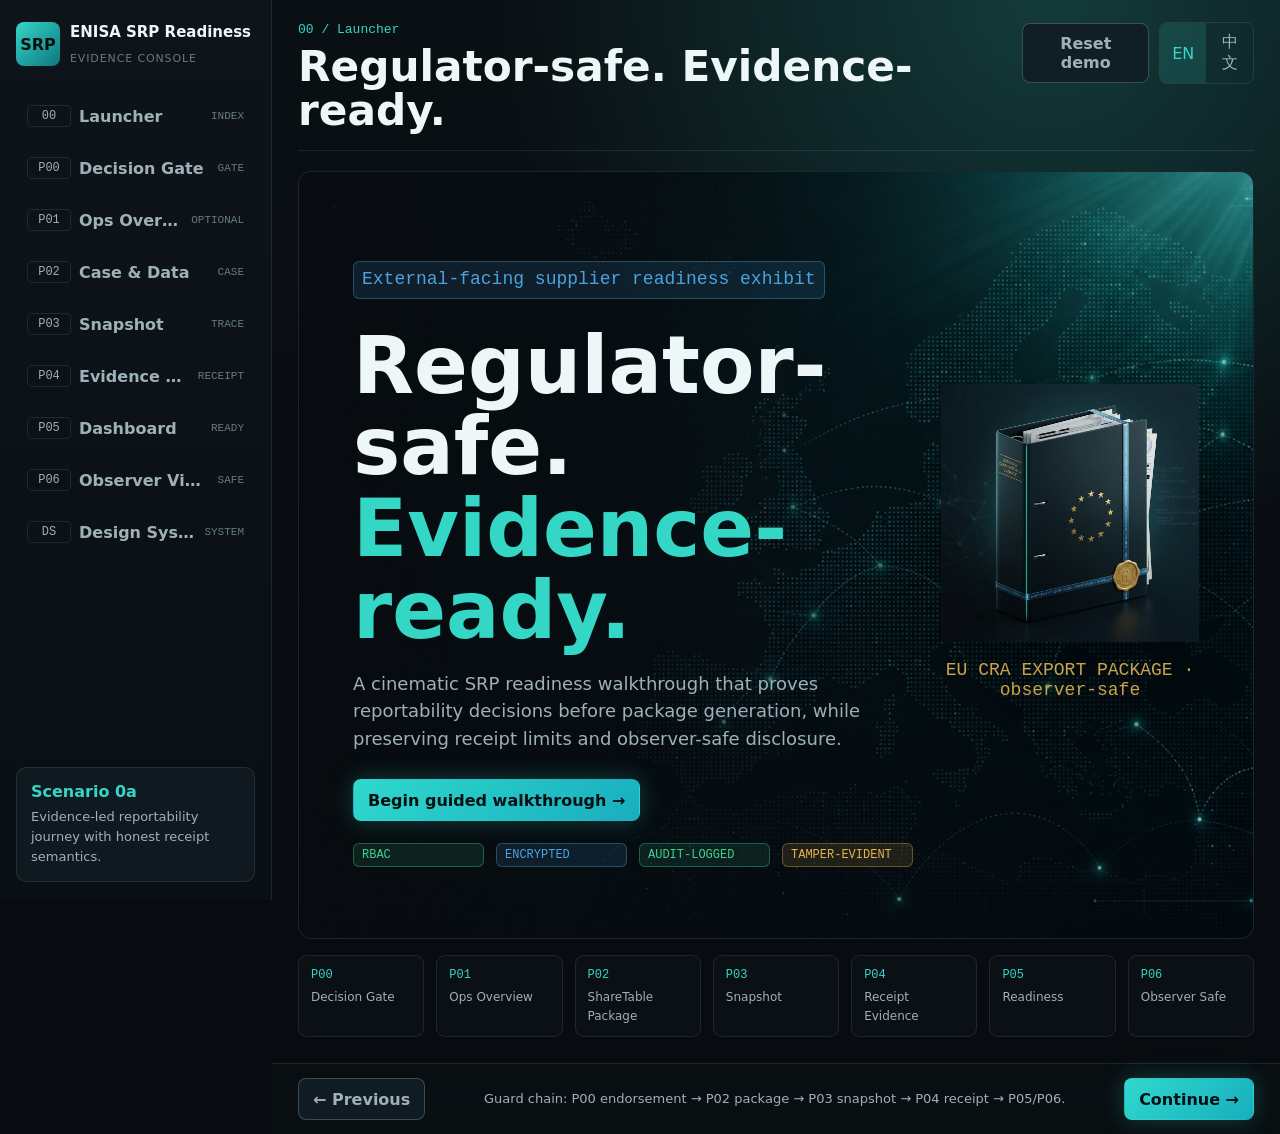
<file: index.html>
<!doctype html>
    <html lang="en" data-lang="en">
    <head>
      <meta charset="utf-8">
      <meta name="viewport" content="width=device-width, initial-scale=1">
      <title>Regulator-safe. Evidence-ready. · ENISA SRP Readiness</title>
      <link rel="stylesheet" href="css/tokens.css">
      <link rel="stylesheet" href="css/layout.css">
      <link rel="stylesheet" href="css/components.css">
      <link rel="stylesheet" href="css/screens.css">
    </head>
    <body data-page="index">
      <aside class="rail">
        <a class="brand" href="index.html"><span>SRP</span><strong>ENISA SRP Readiness</strong><em>EVIDENCE CONSOLE</em></a>
        <nav aria-label="Journey"><a class="rail-link" href="index.html"><span>00</span><b>Launcher</b><em>INDEX</em></a>
<a class="rail-link" href="p00-decision-gate.html"><span>P00</span><b>Decision Gate</b><em>GATE</em></a>
<a class="rail-link" href="workbench.html"><span>P01</span><b>Ops Overview</b><em>OPTIONAL</em></a>
<a class="rail-link" href="case-sharetable.html"><span>P02</span><b>Case & Data</b><em>CASE</em></a>
<a class="rail-link" href="submission-snapshot.html"><span>P03</span><b>Snapshot</b><em>TRACE</em></a>
<a class="rail-link" href="evidence-receipt.html"><span>P04</span><b>Evidence Receipt</b><em>RECEIPT</em></a>
<a class="rail-link" href="readiness-dashboard.html"><span>P05</span><b>Dashboard</b><em>READY</em></a>
<a class="rail-link" href="demo-observer.html"><span>P06</span><b>Observer View</b><em>SAFE</em></a>
<a class="rail-link" href="design-system.html"><span>DS</span><b>Design System</b><em>SYSTEM</em></a></nav>
        <section class="rail-card">
          <strong>Scenario 0a</strong>
          <p><span class="en">Evidence-led reportability journey with honest receipt semantics.</span><span class="cn">证据驱动的报送触发旅程，并保留诚实回执语义。</span></p>
        </section>
      </aside>
      <main class="app">
        <header class="topbar">
          <div>
            <p class="crumb">00 / Launcher</p>
            <h1><span class="en">Regulator-safe. Evidence-ready.</span><span class="cn">监管安全。证据就绪。</span></h1>
          </div>
          <div class="top-actions">
            <button class="btn ghost" type="button" data-reset-demo>Reset demo</button>
            <div class="segmented" aria-label="Language">
              <button type="button" data-lang-target="en">EN</button>
              <button type="button" data-lang-target="cn">中文</button>
            </div>
          </div>
        </header>
        <section class="hero hybrid-hero">
  <img class="hero-bg" src="assets/launcher-bg-plate.png" alt="">
  <div class="hero-copy">
    <p class="pill info">External-facing supplier readiness exhibit</p>
    <h1>Regulator-safe.<br><span class="accent">Evidence-ready.</span></h1>
    <p><span class="en">A cinematic SRP readiness walkthrough that proves reportability decisions before package generation, while preserving receipt limits and observer-safe disclosure.</span><span class="cn">一条电影化 SRP 准备度演示路径：先证明报送触发判断，再生成报送包，同时保留回执限制与观察者安全披露。</span></p>
    <a class="btn primary" href="p00-decision-gate.html">Begin guided walkthrough →</a>
    <div class="trust-chips">
      <span class="pill ok">RBAC</span><span class="pill info">ENCRYPTED</span><span class="pill ok">AUDIT-LOGGED</span><span class="pill warn">TAMPER-EVIDENT</span>
    </div>
  </div>
  <div class="hero-dossier">
    <img src="assets/dossier-seal.png" alt="Generated bitmap dossier seal for regulator-safe package">
    <p class="dossier-caption">EU CRA EXPORT PACKAGE · observer-safe</p>
  </div>
</section>
<section class="scenario-strip" aria-label="Scenario journey">
  <div class="scenario-card"><b>P00</b><span>Decision Gate</span></div>
  <div class="scenario-card"><b>P01</b><span>Ops Overview</span></div>
  <div class="scenario-card"><b>P02</b><span>ShareTable Package</span></div>
  <div class="scenario-card"><b>P03</b><span>Snapshot</span></div>
  <div class="scenario-card"><b>P04</b><span>Receipt Evidence</span></div>
  <div class="scenario-card"><b>P05</b><span>Readiness</span></div>
  <div class="scenario-card"><b>P06</b><span>Observer Safe</span></div>
</section>

      </main>
      <footer class="journey-footer">
        <a class="btn ghost" href="index.html">← Previous</a>
        <p data-footer-message><span class="en">Guard chain: P00 endorsement → P02 package → P03 snapshot → P04 receipt → P05/P06.</span><span class="cn">守卫链：P00 背书 → P02 报送包 → P03 快照 → P04 回执 → P05/P06。</span></p>
        <a class="btn primary" href="p00-decision-gate.html">Continue →</a>
      </footer>
      <div class="toast" data-toast role="status" aria-live="polite"></div>
      <script src="js/app-state.js"></script>
      <script src="js/interactions.js"></script>
    </body>
    </html>
</file>
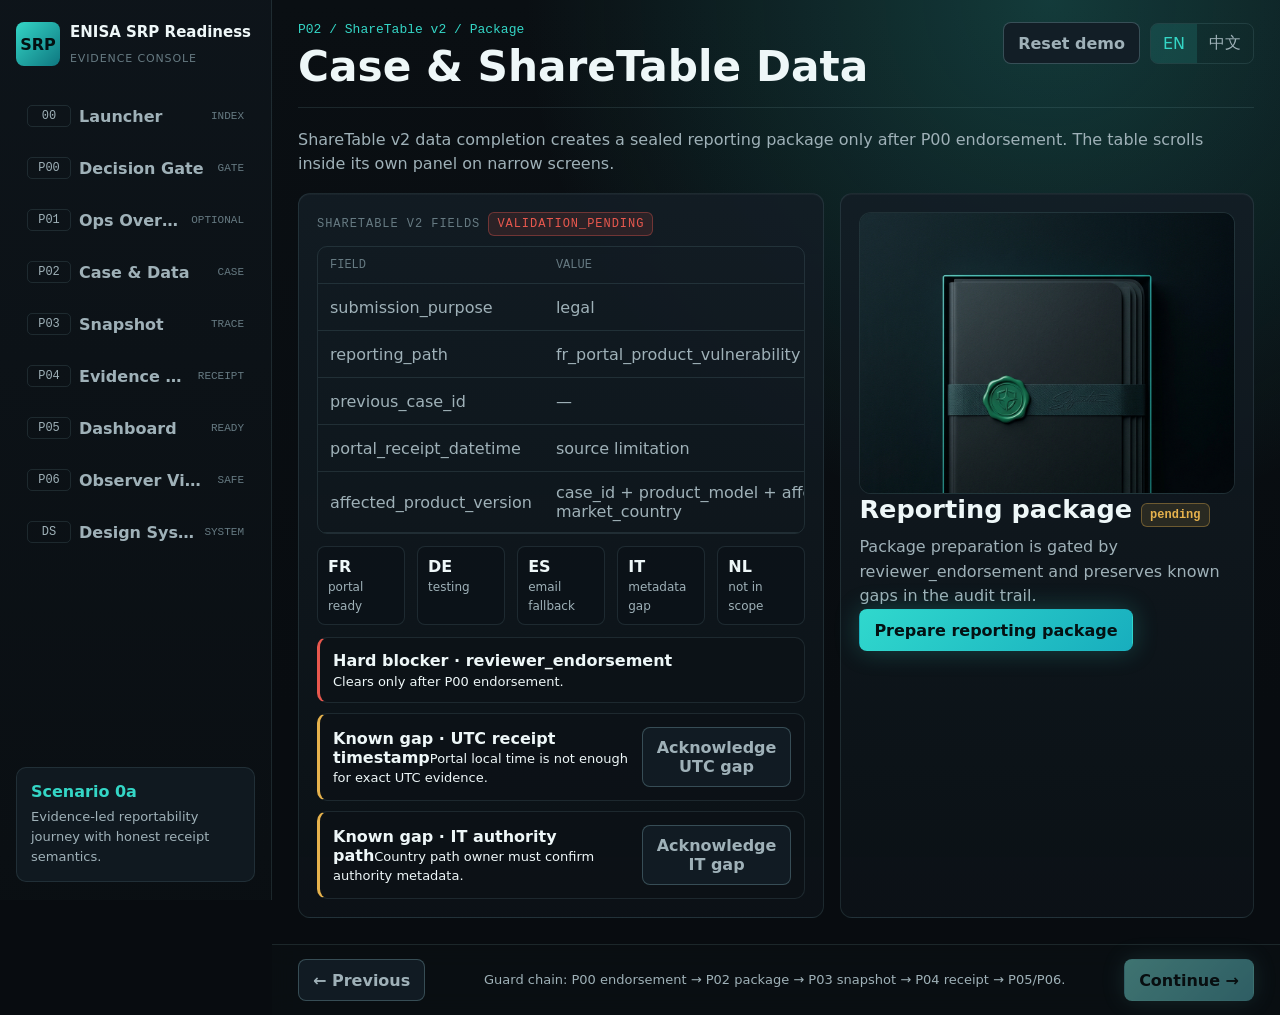
<file: case-sharetable.html>
<!doctype html>
    <html lang="en" data-lang="en">
    <head>
      <meta charset="utf-8">
      <meta name="viewport" content="width=device-width, initial-scale=1">
      <title>Case & ShareTable Data · ENISA SRP Readiness</title>
      <link rel="stylesheet" href="css/tokens.css">
      <link rel="stylesheet" href="css/layout.css">
      <link rel="stylesheet" href="css/components.css">
      <link rel="stylesheet" href="css/screens.css">
    </head>
    <body data-page="p02">
      <aside class="rail">
        <a class="brand" href="index.html"><span>SRP</span><strong>ENISA SRP Readiness</strong><em>EVIDENCE CONSOLE</em></a>
        <nav aria-label="Journey"><a class="rail-link" href="index.html"><span>00</span><b>Launcher</b><em>INDEX</em></a>
<a class="rail-link" href="p00-decision-gate.html"><span>P00</span><b>Decision Gate</b><em>GATE</em></a>
<a class="rail-link" href="workbench.html"><span>P01</span><b>Ops Overview</b><em>OPTIONAL</em></a>
<a class="rail-link" href="case-sharetable.html"><span>P02</span><b>Case & Data</b><em>CASE</em></a>
<a class="rail-link" href="submission-snapshot.html"><span>P03</span><b>Snapshot</b><em>TRACE</em></a>
<a class="rail-link" href="evidence-receipt.html"><span>P04</span><b>Evidence Receipt</b><em>RECEIPT</em></a>
<a class="rail-link" href="readiness-dashboard.html"><span>P05</span><b>Dashboard</b><em>READY</em></a>
<a class="rail-link" href="demo-observer.html"><span>P06</span><b>Observer View</b><em>SAFE</em></a>
<a class="rail-link" href="design-system.html"><span>DS</span><b>Design System</b><em>SYSTEM</em></a></nav>
        <section class="rail-card">
          <strong>Scenario 0a</strong>
          <p><span class="en">Evidence-led reportability journey with honest receipt semantics.</span><span class="cn">证据驱动的报送触发旅程，并保留诚实回执语义。</span></p>
        </section>
      </aside>
      <main class="app">
        <header class="topbar">
          <div>
            <p class="crumb">P02 / ShareTable v2 / Package</p>
            <h1><span class="en">Case & ShareTable Data</span><span class="cn">Case 与 ShareTable 数据</span></h1>
          </div>
          <div class="top-actions">
            <button class="btn ghost" type="button" data-reset-demo>Reset demo</button>
            <div class="segmented" aria-label="Language">
              <button type="button" data-lang-target="en">EN</button>
              <button type="button" data-lang-target="cn">中文</button>
            </div>
          </div>
        </header>
        <p class="page-note">ShareTable v2 data completion creates a sealed reporting package only after P00 endorsement. The table scrolls inside its own panel on narrow screens.</p>
<section class="grid two">
  <div class="panel">
    <div class="panel-label">ShareTable v2 fields <span data-validation-status class="pill danger">validation_pending</span></div>
    <div class="table-wrap"><table class="data-table"><thead><tr><th>Field</th><th>Value</th><th>Status</th></tr></thead><tbody>
      <tr><td>submission_purpose</td><td>legal</td><td><span class="pill ok">ready</span></td></tr>
      <tr><td>reporting_path</td><td>fr_portal_product_vulnerability</td><td><span class="pill ok">ready</span></td></tr>
      <tr><td>previous_case_id</td><td>—</td><td><span class="pill info">initial</span></td></tr>
      <tr><td>portal_receipt_datetime</td><td>source limitation</td><td><span data-gap-utc class="pill danger">gap_open</span></td></tr>
      <tr><td>affected_product_version</td><td>case_id + product_model + affected_version + market_country</td><td><span class="pill ok">child table</span></td></tr>
    </tbody></table></div>
    <div class="country-grid"><div class="country-chip"><b>FR</b><span>portal ready</span></div><div class="country-chip"><b>DE</b><span>testing</span></div><div class="country-chip"><b>ES</b><span>email fallback</span></div><div class="country-chip"><b>IT</b><span>metadata gap</span></div><div class="country-chip"><b>NL</b><span>not in scope</span></div></div>
    <div class="validation-grid">
      <div class="callout danger"><strong>Hard blocker · reviewer_endorsement</strong><span>Clears only after P00 endorsement.</span></div>
      <div class="callout warn ack-row"><div><strong>Known gap · UTC receipt timestamp</strong><span>Portal local time is not enough for exact UTC evidence.</span></div><button class="btn ghost" data-ack-gap="utc" type="button">Acknowledge UTC gap</button></div>
      <div class="callout warn ack-row"><div><strong>Known gap · IT authority path</strong><span>Country path owner must confirm authority metadata.</span></div><button class="btn ghost" data-ack-gap="it" type="button">Acknowledge IT gap</button></div>
    </div>
  </div>
  <aside class="panel">
    <div class="artifact-frame card-art"><img src="assets/sealed-package-card.png" alt="Generated bitmap of a sealed reporting package"></div>
    <h2>Reporting package <span data-package-status class="pill warn">pending</span></h2>
    <p>Package preparation is gated by reviewer_endorsement and preserves known gaps in the audit trail.</p>
    <button class="btn primary" type="button" data-prepare-package>Prepare reporting package</button>
  </aside>
</section>

      </main>
      <footer class="journey-footer">
        <a class="btn ghost" href="p00-decision-gate.html">← Previous</a>
        <p data-footer-message><span class="en">Guard chain: P00 endorsement → P02 package → P03 snapshot → P04 receipt → P05/P06.</span><span class="cn">守卫链：P00 背书 → P02 报送包 → P03 快照 → P04 回执 → P05/P06。</span></p>
        <a class="btn primary" href="submission-snapshot.html" data-requires="package">Continue →</a>
      </footer>
      <div class="toast" data-toast role="status" aria-live="polite"></div>
      <script src="js/app-state.js"></script>
      <script src="js/interactions.js"></script>
    </body>
    </html>
</file>
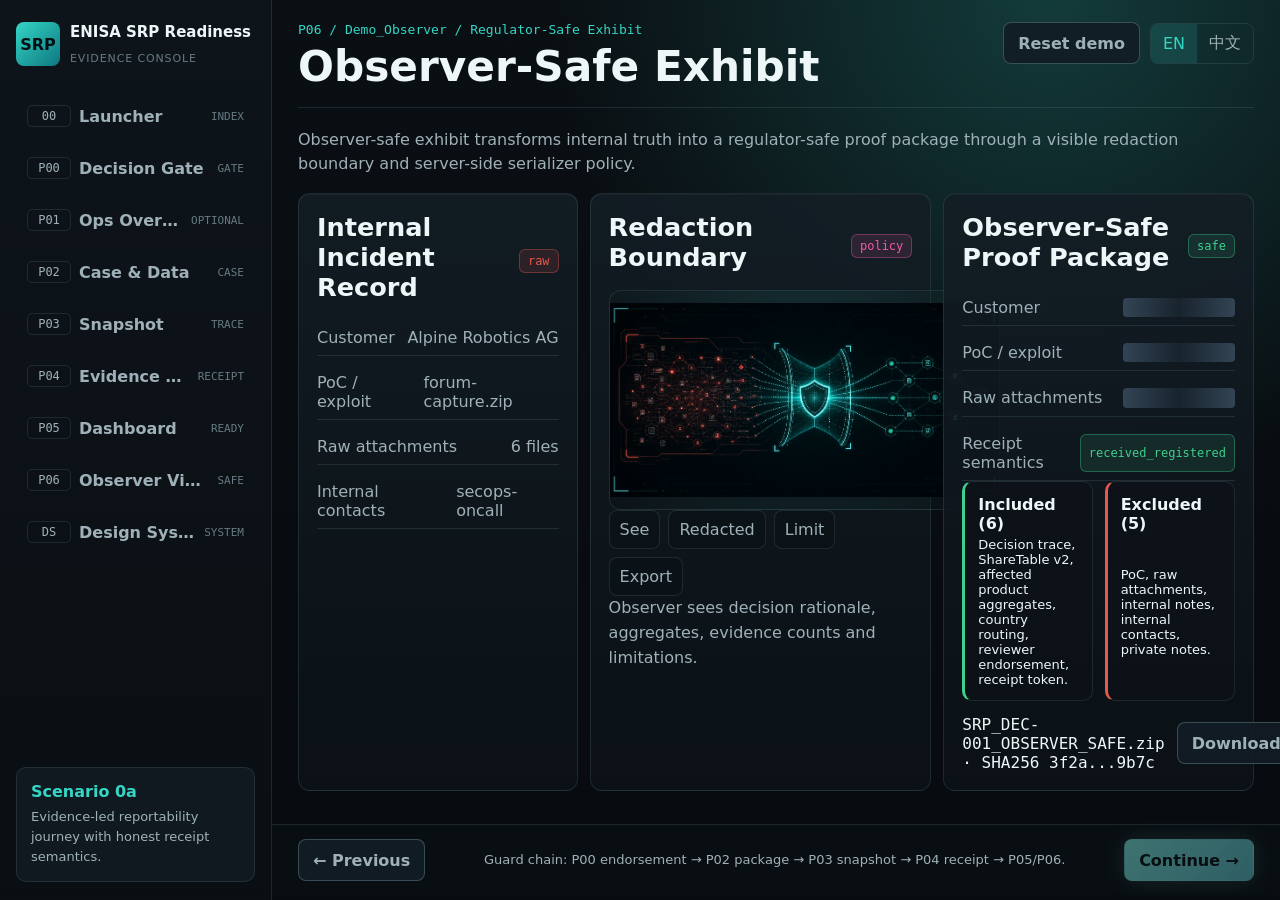
<file: demo-observer.html>
<!doctype html>
    <html lang="en" data-lang="en">
    <head>
      <meta charset="utf-8">
      <meta name="viewport" content="width=device-width, initial-scale=1">
      <title>Observer-Safe Exhibit · ENISA SRP Readiness</title>
      <link rel="stylesheet" href="css/tokens.css">
      <link rel="stylesheet" href="css/layout.css">
      <link rel="stylesheet" href="css/components.css">
      <link rel="stylesheet" href="css/screens.css">
    </head>
    <body data-page="p06">
      <aside class="rail">
        <a class="brand" href="index.html"><span>SRP</span><strong>ENISA SRP Readiness</strong><em>EVIDENCE CONSOLE</em></a>
        <nav aria-label="Journey"><a class="rail-link" href="index.html"><span>00</span><b>Launcher</b><em>INDEX</em></a>
<a class="rail-link" href="p00-decision-gate.html"><span>P00</span><b>Decision Gate</b><em>GATE</em></a>
<a class="rail-link" href="workbench.html"><span>P01</span><b>Ops Overview</b><em>OPTIONAL</em></a>
<a class="rail-link" href="case-sharetable.html"><span>P02</span><b>Case & Data</b><em>CASE</em></a>
<a class="rail-link" href="submission-snapshot.html"><span>P03</span><b>Snapshot</b><em>TRACE</em></a>
<a class="rail-link" href="evidence-receipt.html"><span>P04</span><b>Evidence Receipt</b><em>RECEIPT</em></a>
<a class="rail-link" href="readiness-dashboard.html"><span>P05</span><b>Dashboard</b><em>READY</em></a>
<a class="rail-link" href="demo-observer.html"><span>P06</span><b>Observer View</b><em>SAFE</em></a>
<a class="rail-link" href="design-system.html"><span>DS</span><b>Design System</b><em>SYSTEM</em></a></nav>
        <section class="rail-card">
          <strong>Scenario 0a</strong>
          <p><span class="en">Evidence-led reportability journey with honest receipt semantics.</span><span class="cn">证据驱动的报送触发旅程，并保留诚实回执语义。</span></p>
        </section>
      </aside>
      <main class="app">
        <header class="topbar">
          <div>
            <p class="crumb">P06 / Demo_Observer / Regulator-Safe Exhibit</p>
            <h1><span class="en">Observer-Safe Exhibit</span><span class="cn">观察者安全展示</span></h1>
          </div>
          <div class="top-actions">
            <button class="btn ghost" type="button" data-reset-demo>Reset demo</button>
            <div class="segmented" aria-label="Language">
              <button type="button" data-lang-target="en">EN</button>
              <button type="button" data-lang-target="cn">中文</button>
            </div>
          </div>
        </header>
        <p class="page-note">Observer-safe exhibit transforms internal truth into a regulator-safe proof package through a visible redaction boundary and server-side serializer policy.</p>
<section class="observer-columns">
  <div class="panel zone"><div class="zone-title"><h2>Internal Incident Record</h2><span class="pill danger">raw</span></div><div class="list"><div class="list-row"><span>Customer</span><span>Alpine Robotics AG</span></div><div class="list-row"><span>PoC / exploit</span><span>forum-capture.zip</span></div><div class="list-row"><span>Raw attachments</span><span>6 files</span></div><div class="list-row"><span>Internal contacts</span><span>secops-oncall</span></div></div></div>
  <div class="panel zone"><div class="zone-title"><h2>Redaction Boundary</h2><span class="pill redact">policy</span></div><div class="artifact-frame large-art"><img src="assets/redaction-boundary.png" alt="Generated bitmap redaction boundary from internal data to observer-safe proof"></div><div class="state-options"><button data-observer-step="see" data-copy="Observer sees decision rationale, aggregates, evidence counts and limitations.">See</button><button data-observer-step="redacted" data-copy="Sensitive fields are removed server-side before export.">Redacted</button><button data-observer-step="limit" data-copy="received_registered is registration only, not legal acceptance.">Limit</button><button data-observer-step="export" data-copy="Regulator-safe package excludes raw operational material.">Export</button></div><p data-observer-detail>Observer sees decision rationale, aggregates, evidence counts and limitations.</p></div>
  <div class="panel zone"><div class="zone-title"><h2>Observer-Safe Proof Package</h2><span class="pill ok">safe</span></div><div class="list"><div class="list-row"><span>Customer</span><span class="redacted" data-reveal="Customer masked"></span></div><div class="list-row"><span>PoC / exploit</span><span class="redacted" data-reveal="PoC omitted"></span></div><div class="list-row"><span>Raw attachments</span><span class="redacted" data-reveal="Attachments omitted"></span></div><div class="list-row"><span>Receipt semantics</span><span class="pill ok">received_registered</span></div></div><div class="include-exclude"><div class="callout ok"><strong>Included (6)</strong><span>Decision trace, ShareTable v2, affected product aggregates, country routing, reviewer endorsement, receipt token.</span></div><div class="callout danger"><strong>Excluded (5)</strong><span>PoC, raw attachments, internal notes, internal contacts, private notes.</span></div></div><div class="manifest-row"><span class="mono">SRP_DEC-001_OBSERVER_SAFE.zip · SHA256 3f2a...9b7c</span><a class="btn ghost" href="#">Download</a></div></div>
</section>

      </main>
      <footer class="journey-footer">
        <a class="btn ghost" href="readiness-dashboard.html">← Previous</a>
        <p data-footer-message><span class="en">Guard chain: P00 endorsement → P02 package → P03 snapshot → P04 receipt → P05/P06.</span><span class="cn">守卫链：P00 背书 → P02 报送包 → P03 快照 → P04 回执 → P05/P06。</span></p>
        <a class="btn primary" href="design-system.html" data-requires="receipt">Continue →</a>
      </footer>
      <div class="toast" data-toast role="status" aria-live="polite"></div>
      <script src="js/app-state.js"></script>
      <script src="js/interactions.js"></script>
    </body>
    </html>
</file>
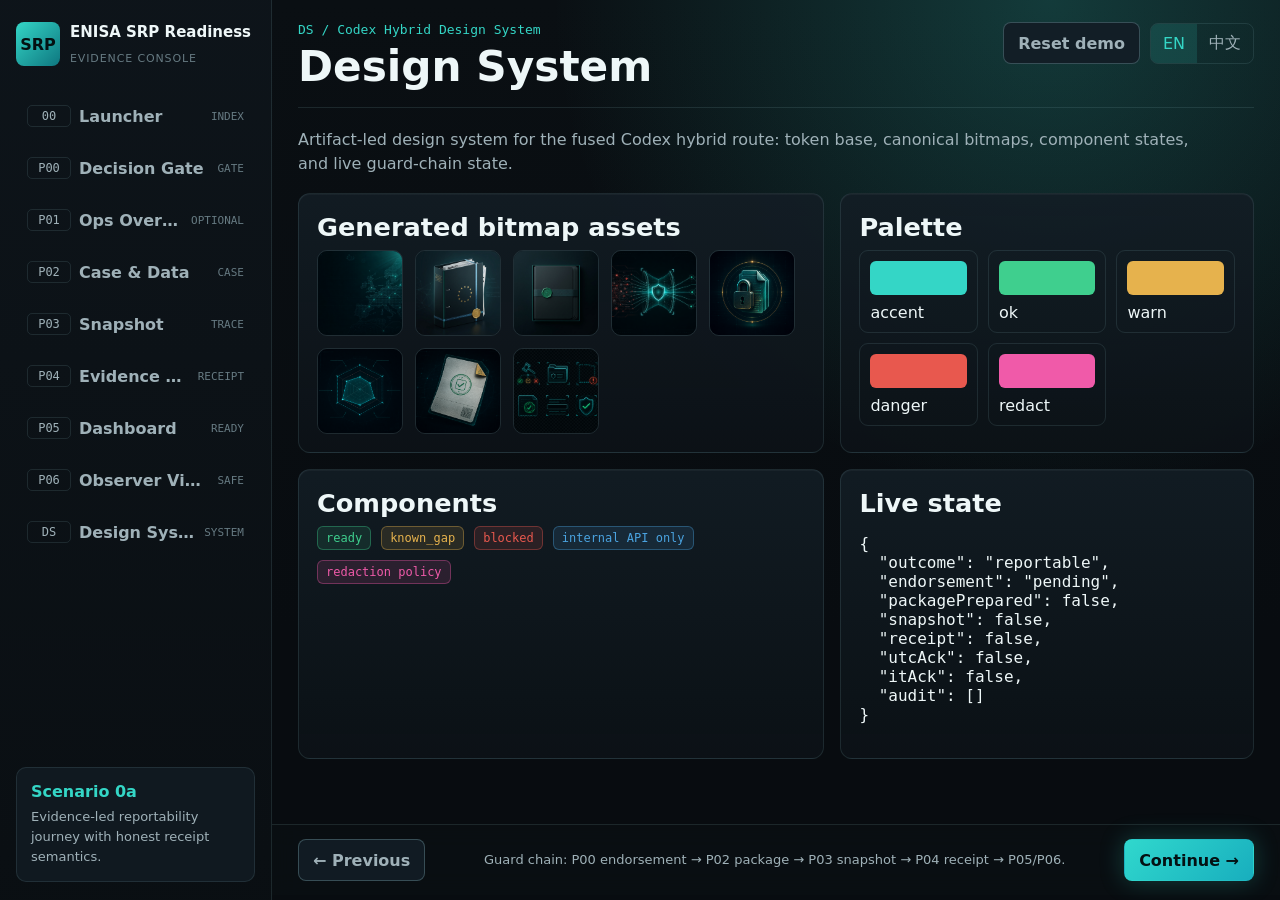
<file: design-system.html>
<!doctype html>
    <html lang="en" data-lang="en">
    <head>
      <meta charset="utf-8">
      <meta name="viewport" content="width=device-width, initial-scale=1">
      <title>Design System · ENISA SRP Readiness</title>
      <link rel="stylesheet" href="css/tokens.css">
      <link rel="stylesheet" href="css/layout.css">
      <link rel="stylesheet" href="css/components.css">
      <link rel="stylesheet" href="css/screens.css">
    </head>
    <body data-page="ds">
      <aside class="rail">
        <a class="brand" href="index.html"><span>SRP</span><strong>ENISA SRP Readiness</strong><em>EVIDENCE CONSOLE</em></a>
        <nav aria-label="Journey"><a class="rail-link" href="index.html"><span>00</span><b>Launcher</b><em>INDEX</em></a>
<a class="rail-link" href="p00-decision-gate.html"><span>P00</span><b>Decision Gate</b><em>GATE</em></a>
<a class="rail-link" href="workbench.html"><span>P01</span><b>Ops Overview</b><em>OPTIONAL</em></a>
<a class="rail-link" href="case-sharetable.html"><span>P02</span><b>Case & Data</b><em>CASE</em></a>
<a class="rail-link" href="submission-snapshot.html"><span>P03</span><b>Snapshot</b><em>TRACE</em></a>
<a class="rail-link" href="evidence-receipt.html"><span>P04</span><b>Evidence Receipt</b><em>RECEIPT</em></a>
<a class="rail-link" href="readiness-dashboard.html"><span>P05</span><b>Dashboard</b><em>READY</em></a>
<a class="rail-link" href="demo-observer.html"><span>P06</span><b>Observer View</b><em>SAFE</em></a>
<a class="rail-link" href="design-system.html"><span>DS</span><b>Design System</b><em>SYSTEM</em></a></nav>
        <section class="rail-card">
          <strong>Scenario 0a</strong>
          <p><span class="en">Evidence-led reportability journey with honest receipt semantics.</span><span class="cn">证据驱动的报送触发旅程，并保留诚实回执语义。</span></p>
        </section>
      </aside>
      <main class="app">
        <header class="topbar">
          <div>
            <p class="crumb">DS / Codex Hybrid Design System</p>
            <h1><span class="en">Design System</span><span class="cn">设计系统</span></h1>
          </div>
          <div class="top-actions">
            <button class="btn ghost" type="button" data-reset-demo>Reset demo</button>
            <div class="segmented" aria-label="Language">
              <button type="button" data-lang-target="en">EN</button>
              <button type="button" data-lang-target="cn">中文</button>
            </div>
          </div>
        </header>
        <p class="page-note">Artifact-led design system for the fused Codex hybrid route: token base, canonical bitmaps, component states, and live guard-chain state.</p>
<section class="grid two">
  <div class="panel"><h2>Generated bitmap assets</h2><div class="asset-strip"><img src="assets/launcher-bg-plate.png" alt=""><img src="assets/dossier-seal.png" alt=""><img src="assets/sealed-package-card.png" alt=""><img src="assets/redaction-boundary.png" alt=""><img src="assets/snapshot-lock.png" alt=""><img src="assets/readiness-radar.png" alt=""><img src="assets/receipt-semantics-card.png" alt=""><img src="assets/shared-status-icons.png" alt=""></div></div>
  <div class="panel"><h2>Palette</h2><div class="swatches"><div class="swatch"><i style="background:var(--accent)"></i>accent</div><div class="swatch"><i style="background:var(--ok)"></i>ok</div><div class="swatch"><i style="background:var(--warn)"></i>warn</div><div class="swatch"><i style="background:var(--danger)"></i>danger</div><div class="swatch"><i style="background:var(--redact)"></i>redact</div></div></div>
</section>
<section class="grid two" style="margin-top:16px"><div class="panel"><h2>Components</h2><div class="component-row"><span class="pill ok">ready</span><span class="pill warn">known_gap</span><span class="pill danger">blocked</span><span class="pill info">internal API only</span><span class="pill redact">redaction policy</span></div></div><div class="panel"><h2>Live state</h2><pre class="mono" data-action-state>{}</pre></div></section>

      </main>
      <footer class="journey-footer">
        <a class="btn ghost" href="demo-observer.html">← Previous</a>
        <p data-footer-message><span class="en">Guard chain: P00 endorsement → P02 package → P03 snapshot → P04 receipt → P05/P06.</span><span class="cn">守卫链：P00 背书 → P02 报送包 → P03 快照 → P04 回执 → P05/P06。</span></p>
        <a class="btn primary" href="index.html">Continue →</a>
      </footer>
      <div class="toast" data-toast role="status" aria-live="polite"></div>
      <script src="js/app-state.js"></script>
      <script src="js/interactions.js"></script>
    </body>
    </html>
</file>
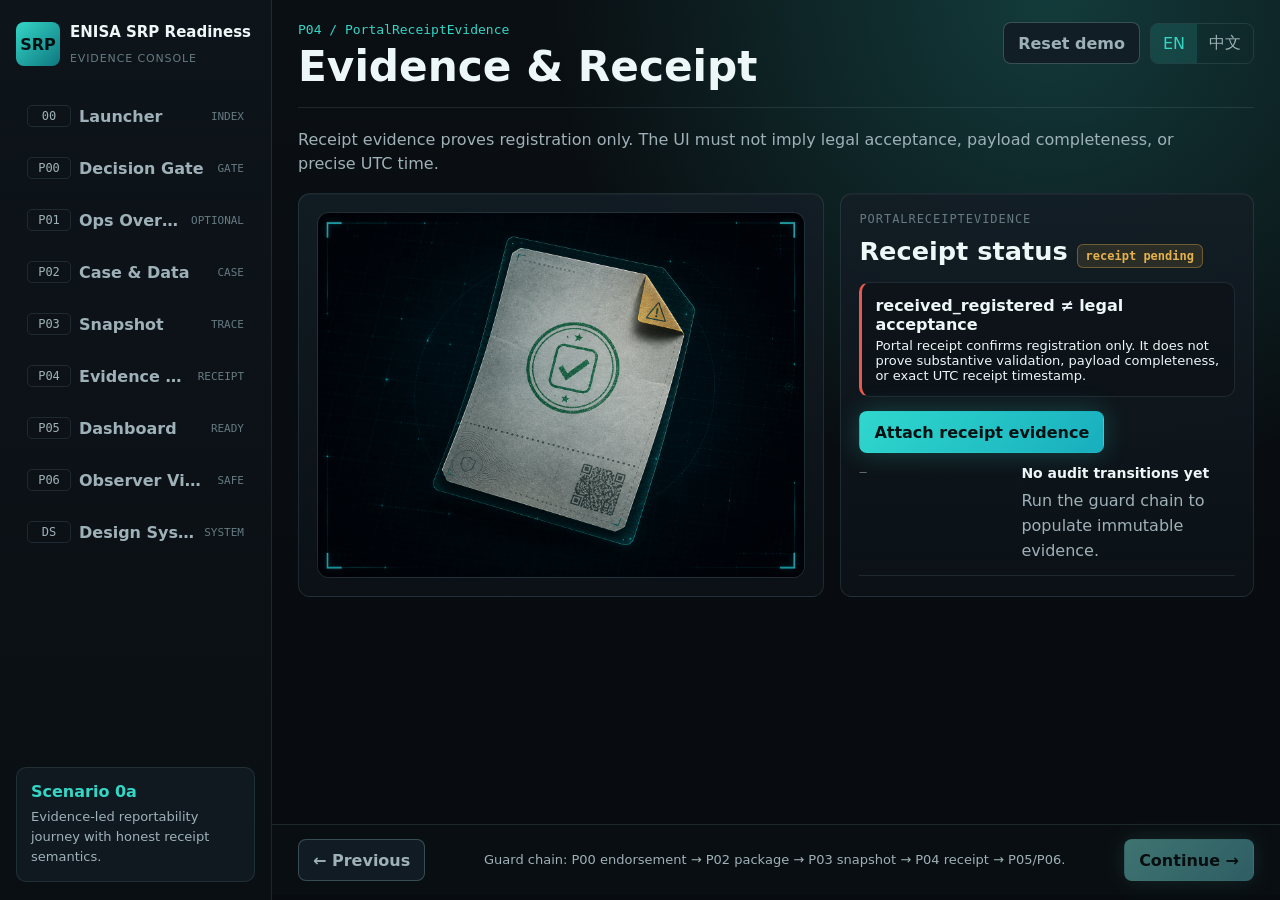
<file: evidence-receipt.html>
<!doctype html>
    <html lang="en" data-lang="en">
    <head>
      <meta charset="utf-8">
      <meta name="viewport" content="width=device-width, initial-scale=1">
      <title>Evidence & Receipt · ENISA SRP Readiness</title>
      <link rel="stylesheet" href="css/tokens.css">
      <link rel="stylesheet" href="css/layout.css">
      <link rel="stylesheet" href="css/components.css">
      <link rel="stylesheet" href="css/screens.css">
    </head>
    <body data-page="p04">
      <aside class="rail">
        <a class="brand" href="index.html"><span>SRP</span><strong>ENISA SRP Readiness</strong><em>EVIDENCE CONSOLE</em></a>
        <nav aria-label="Journey"><a class="rail-link" href="index.html"><span>00</span><b>Launcher</b><em>INDEX</em></a>
<a class="rail-link" href="p00-decision-gate.html"><span>P00</span><b>Decision Gate</b><em>GATE</em></a>
<a class="rail-link" href="workbench.html"><span>P01</span><b>Ops Overview</b><em>OPTIONAL</em></a>
<a class="rail-link" href="case-sharetable.html"><span>P02</span><b>Case & Data</b><em>CASE</em></a>
<a class="rail-link" href="submission-snapshot.html"><span>P03</span><b>Snapshot</b><em>TRACE</em></a>
<a class="rail-link" href="evidence-receipt.html"><span>P04</span><b>Evidence Receipt</b><em>RECEIPT</em></a>
<a class="rail-link" href="readiness-dashboard.html"><span>P05</span><b>Dashboard</b><em>READY</em></a>
<a class="rail-link" href="demo-observer.html"><span>P06</span><b>Observer View</b><em>SAFE</em></a>
<a class="rail-link" href="design-system.html"><span>DS</span><b>Design System</b><em>SYSTEM</em></a></nav>
        <section class="rail-card">
          <strong>Scenario 0a</strong>
          <p><span class="en">Evidence-led reportability journey with honest receipt semantics.</span><span class="cn">证据驱动的报送触发旅程，并保留诚实回执语义。</span></p>
        </section>
      </aside>
      <main class="app">
        <header class="topbar">
          <div>
            <p class="crumb">P04 / PortalReceiptEvidence</p>
            <h1><span class="en">Evidence & Receipt</span><span class="cn">证据与回执</span></h1>
          </div>
          <div class="top-actions">
            <button class="btn ghost" type="button" data-reset-demo>Reset demo</button>
            <div class="segmented" aria-label="Language">
              <button type="button" data-lang-target="en">EN</button>
              <button type="button" data-lang-target="cn">中文</button>
            </div>
          </div>
        </header>
        <p class="page-note">Receipt evidence proves registration only. The UI must not imply legal acceptance, payload completeness, or precise UTC time.</p>
<section class="grid two">
  <div class="panel"><div class="artifact-frame card-art"><img src="assets/receipt-semantics-card.png" alt="Generated bitmap of portal receipt semantics card"></div></div>
  <div class="panel"><div class="panel-label">PortalReceiptEvidence</div><h2>Receipt status <span data-receipt-status class="pill warn">pending</span></h2><div class="callout danger receipt-banner"><strong>received_registered ≠ legal acceptance</strong><span>Portal receipt confirms registration only. It does not prove substantive validation, payload completeness, or exact UTC receipt timestamp.</span></div><button class="btn primary" data-attach-receipt type="button">Attach receipt evidence</button><div class="timeline" data-audit-list></div></div>
</section>

      </main>
      <footer class="journey-footer">
        <a class="btn ghost" href="submission-snapshot.html">← Previous</a>
        <p data-footer-message><span class="en">Guard chain: P00 endorsement → P02 package → P03 snapshot → P04 receipt → P05/P06.</span><span class="cn">守卫链：P00 背书 → P02 报送包 → P03 快照 → P04 回执 → P05/P06。</span></p>
        <a class="btn primary" href="readiness-dashboard.html" data-requires="receipt">Continue →</a>
      </footer>
      <div class="toast" data-toast role="status" aria-live="polite"></div>
      <script src="js/app-state.js"></script>
      <script src="js/interactions.js"></script>
    </body>
    </html>
</file>
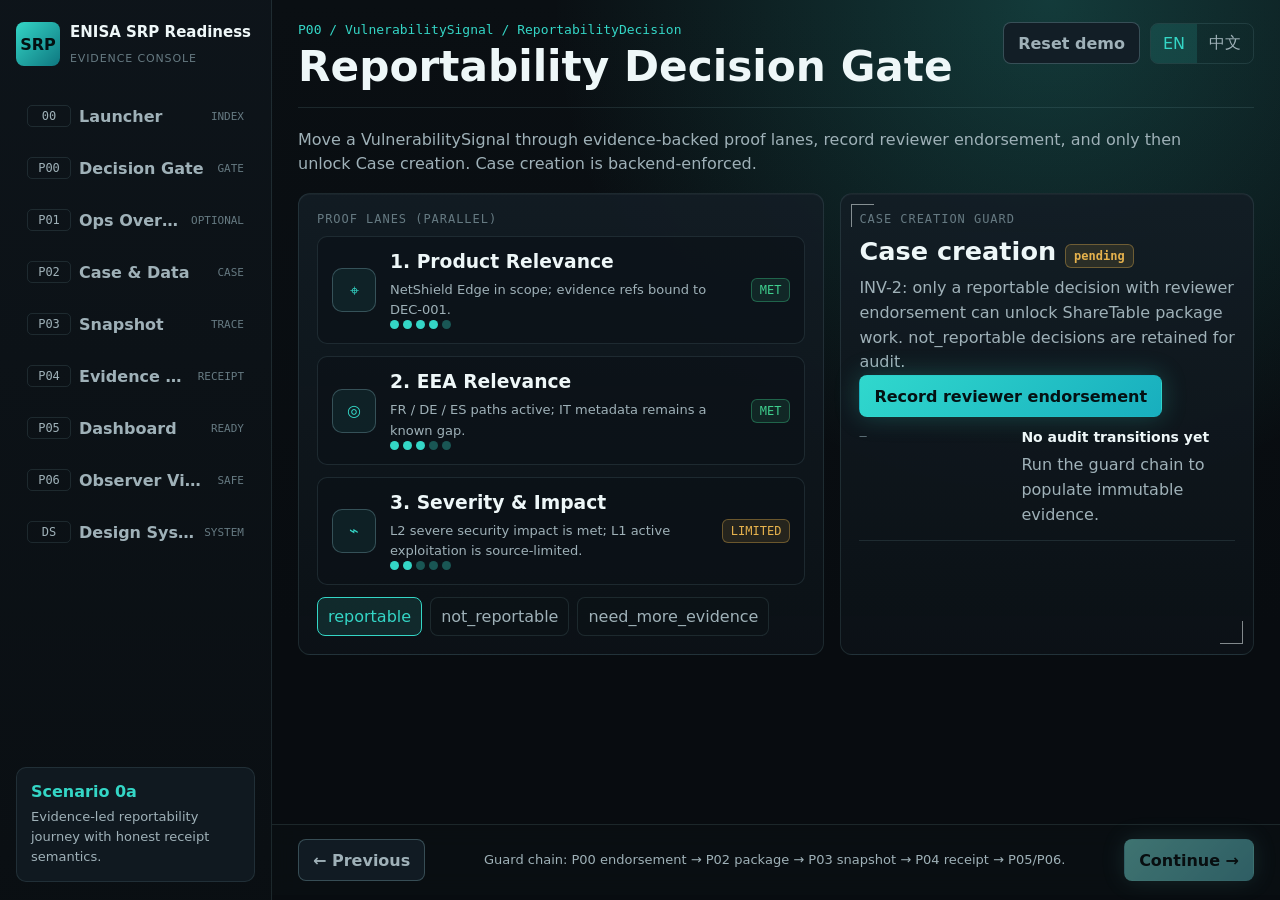
<file: p00-decision-gate.html>
<!doctype html>
    <html lang="en" data-lang="en">
    <head>
      <meta charset="utf-8">
      <meta name="viewport" content="width=device-width, initial-scale=1">
      <title>Reportability Decision Gate · ENISA SRP Readiness</title>
      <link rel="stylesheet" href="css/tokens.css">
      <link rel="stylesheet" href="css/layout.css">
      <link rel="stylesheet" href="css/components.css">
      <link rel="stylesheet" href="css/screens.css">
    </head>
    <body data-page="p00">
      <aside class="rail">
        <a class="brand" href="index.html"><span>SRP</span><strong>ENISA SRP Readiness</strong><em>EVIDENCE CONSOLE</em></a>
        <nav aria-label="Journey"><a class="rail-link" href="index.html"><span>00</span><b>Launcher</b><em>INDEX</em></a>
<a class="rail-link" href="p00-decision-gate.html"><span>P00</span><b>Decision Gate</b><em>GATE</em></a>
<a class="rail-link" href="workbench.html"><span>P01</span><b>Ops Overview</b><em>OPTIONAL</em></a>
<a class="rail-link" href="case-sharetable.html"><span>P02</span><b>Case & Data</b><em>CASE</em></a>
<a class="rail-link" href="submission-snapshot.html"><span>P03</span><b>Snapshot</b><em>TRACE</em></a>
<a class="rail-link" href="evidence-receipt.html"><span>P04</span><b>Evidence Receipt</b><em>RECEIPT</em></a>
<a class="rail-link" href="readiness-dashboard.html"><span>P05</span><b>Dashboard</b><em>READY</em></a>
<a class="rail-link" href="demo-observer.html"><span>P06</span><b>Observer View</b><em>SAFE</em></a>
<a class="rail-link" href="design-system.html"><span>DS</span><b>Design System</b><em>SYSTEM</em></a></nav>
        <section class="rail-card">
          <strong>Scenario 0a</strong>
          <p><span class="en">Evidence-led reportability journey with honest receipt semantics.</span><span class="cn">证据驱动的报送触发旅程，并保留诚实回执语义。</span></p>
        </section>
      </aside>
      <main class="app">
        <header class="topbar">
          <div>
            <p class="crumb">P00 / VulnerabilitySignal / ReportabilityDecision</p>
            <h1><span class="en">Reportability Decision Gate</span><span class="cn">报送触发判断门</span></h1>
          </div>
          <div class="top-actions">
            <button class="btn ghost" type="button" data-reset-demo>Reset demo</button>
            <div class="segmented" aria-label="Language">
              <button type="button" data-lang-target="en">EN</button>
              <button type="button" data-lang-target="cn">中文</button>
            </div>
          </div>
        </header>
        <p class="page-note">Move a VulnerabilitySignal through evidence-backed proof lanes, record reviewer endorsement, and only then unlock Case creation. Case creation is backend-enforced.</p>
<section class="grid two p00-grid">
  <div class="panel">
    <div class="panel-label">Proof lanes (parallel)</div>
    <div class="lane"><div class="lane-icon">⌖</div><div><h3>1. Product Relevance</h3><p>NetShield Edge in scope; evidence refs bound to DEC-001.</p><div class="reliability"><i class="on"></i><i class="on"></i><i class="on"></i><i class="on"></i><i></i></div></div><span class="pill ok">MET</span></div>
    <div class="lane"><div class="lane-icon">◎</div><div><h3>2. EEA Relevance</h3><p>FR / DE / ES paths active; IT metadata remains a known gap.</p><div class="reliability"><i class="on"></i><i class="on"></i><i class="on"></i><i></i><i></i></div></div><span class="pill ok">MET</span></div>
    <div class="lane"><div class="lane-icon">⌁</div><div><h3>3. Severity & Impact</h3><p>L2 severe security impact is met; L1 active exploitation is source-limited.</p><div class="reliability"><i class="on"></i><i class="on"></i><i></i><i></i><i></i></div></div><span class="pill warn">LIMITED</span></div>
    <div class="state-options"><button class="active" data-state-option="reportable">reportable</button><button data-state-option="not_reportable">not_reportable</button><button data-state-option="need_more_evidence">need_more_evidence</button></div>
  </div>
  <aside class="panel corner">
    <div class="panel-label">Case creation guard</div>
    <h2>Case creation <span data-endorsement-status class="pill warn">pending</span></h2>
    <p>INV-2: only a reportable decision with reviewer endorsement can unlock ShareTable package work. not_reportable decisions are retained for audit.</p>
    <button class="btn primary" data-endorse type="button">Record reviewer endorsement</button>
    <div class="audit" data-audit-list></div>
  </aside>
</section>

      </main>
      <footer class="journey-footer">
        <a class="btn ghost" href="index.html">← Previous</a>
        <p data-footer-message><span class="en">Guard chain: P00 endorsement → P02 package → P03 snapshot → P04 receipt → P05/P06.</span><span class="cn">守卫链：P00 背书 → P02 报送包 → P03 快照 → P04 回执 → P05/P06。</span></p>
        <a class="btn primary" href="case-sharetable.html" data-requires="endorsement">Continue →</a>
      </footer>
      <div class="toast" data-toast role="status" aria-live="polite"></div>
      <script src="js/app-state.js"></script>
      <script src="js/interactions.js"></script>
    </body>
    </html>
</file>
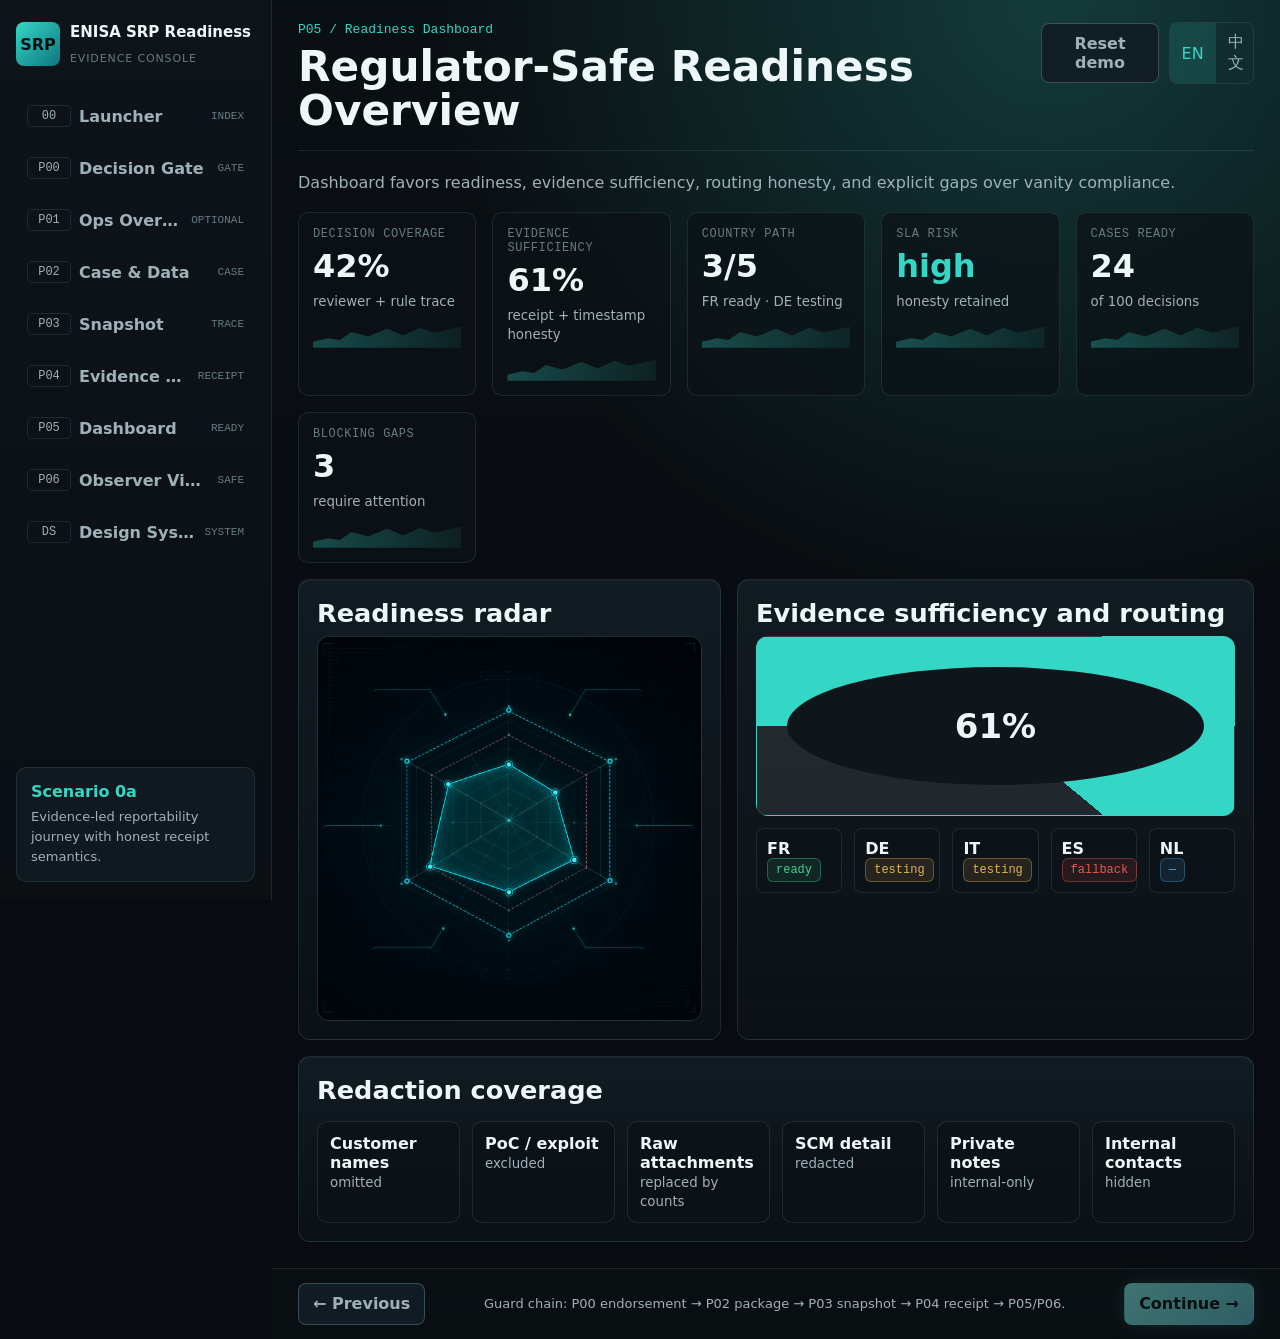
<file: readiness-dashboard.html>
<!doctype html>
    <html lang="en" data-lang="en">
    <head>
      <meta charset="utf-8">
      <meta name="viewport" content="width=device-width, initial-scale=1">
      <title>Regulator-Safe Readiness Overview · ENISA SRP Readiness</title>
      <link rel="stylesheet" href="css/tokens.css">
      <link rel="stylesheet" href="css/layout.css">
      <link rel="stylesheet" href="css/components.css">
      <link rel="stylesheet" href="css/screens.css">
    </head>
    <body data-page="p05">
      <aside class="rail">
        <a class="brand" href="index.html"><span>SRP</span><strong>ENISA SRP Readiness</strong><em>EVIDENCE CONSOLE</em></a>
        <nav aria-label="Journey"><a class="rail-link" href="index.html"><span>00</span><b>Launcher</b><em>INDEX</em></a>
<a class="rail-link" href="p00-decision-gate.html"><span>P00</span><b>Decision Gate</b><em>GATE</em></a>
<a class="rail-link" href="workbench.html"><span>P01</span><b>Ops Overview</b><em>OPTIONAL</em></a>
<a class="rail-link" href="case-sharetable.html"><span>P02</span><b>Case & Data</b><em>CASE</em></a>
<a class="rail-link" href="submission-snapshot.html"><span>P03</span><b>Snapshot</b><em>TRACE</em></a>
<a class="rail-link" href="evidence-receipt.html"><span>P04</span><b>Evidence Receipt</b><em>RECEIPT</em></a>
<a class="rail-link" href="readiness-dashboard.html"><span>P05</span><b>Dashboard</b><em>READY</em></a>
<a class="rail-link" href="demo-observer.html"><span>P06</span><b>Observer View</b><em>SAFE</em></a>
<a class="rail-link" href="design-system.html"><span>DS</span><b>Design System</b><em>SYSTEM</em></a></nav>
        <section class="rail-card">
          <strong>Scenario 0a</strong>
          <p><span class="en">Evidence-led reportability journey with honest receipt semantics.</span><span class="cn">证据驱动的报送触发旅程，并保留诚实回执语义。</span></p>
        </section>
      </aside>
      <main class="app">
        <header class="topbar">
          <div>
            <p class="crumb">P05 / Readiness Dashboard</p>
            <h1><span class="en">Regulator-Safe Readiness Overview</span><span class="cn">监管安全准备度总览</span></h1>
          </div>
          <div class="top-actions">
            <button class="btn ghost" type="button" data-reset-demo>Reset demo</button>
            <div class="segmented" aria-label="Language">
              <button type="button" data-lang-target="en">EN</button>
              <button type="button" data-lang-target="cn">中文</button>
            </div>
          </div>
        </header>
        <p class="page-note">Dashboard favors readiness, evidence sufficiency, routing honesty, and explicit gaps over vanity compliance.</p>
<section class="grid metrics">
  <div class="metric"><b>Decision coverage</b><strong data-readiness-score>42%</strong><small>reviewer + rule trace</small><div class="spark"></div></div>
  <div class="metric"><b>Evidence sufficiency</b><strong data-evidence-score>61%</strong><small>receipt + timestamp honesty</small><div class="spark"></div></div>
  <div class="metric"><b>Country path</b><strong>3/5</strong><small>FR ready · DE testing</small><div class="spark"></div></div>
  <div class="metric"><b>SLA risk</b><strong class="accent">high</strong><small>honesty retained</small><div class="spark"></div></div>
  <div class="metric"><b>Cases ready</b><strong>24</strong><small>of 100 decisions</small><div class="spark"></div></div>
  <div class="metric"><b>Blocking gaps</b><strong>3</strong><small>require attention</small><div class="spark"></div></div>
</section>
<section class="dashboard-main">
  <div class="panel"><h2>Readiness radar</h2><div class="artifact-frame square-art"><img src="assets/readiness-radar.png" alt="Generated bitmap readiness radar with six axes"></div></div>
  <div class="panel"><h2>Evidence sufficiency and routing</h2><div class="gauge"><strong data-evidence-score>61%</strong></div><div class="country-grid"><div class="country-chip"><b>FR</b><span class="pill ok">ready</span></div><div class="country-chip"><b>DE</b><span class="pill warn">testing</span></div><div class="country-chip"><b>IT</b><span class="pill warn">testing</span></div><div class="country-chip"><b>ES</b><span class="pill danger">fallback</span></div><div class="country-chip"><b>NL</b><span class="pill info">—</span></div></div></div>
</section>
<section class="panel" style="margin-top:16px"><h2>Redaction coverage</h2><div class="coverage-grid"><div class="coverage-card"><strong>Customer names</strong><small>omitted</small></div><div class="coverage-card"><strong>PoC / exploit</strong><small>excluded</small></div><div class="coverage-card"><strong>Raw attachments</strong><small>replaced by counts</small></div><div class="coverage-card"><strong>SCM detail</strong><small>redacted</small></div><div class="coverage-card"><strong>Private notes</strong><small>internal-only</small></div><div class="coverage-card"><strong>Internal contacts</strong><small>hidden</small></div></div></section>

      </main>
      <footer class="journey-footer">
        <a class="btn ghost" href="evidence-receipt.html">← Previous</a>
        <p data-footer-message><span class="en">Guard chain: P00 endorsement → P02 package → P03 snapshot → P04 receipt → P05/P06.</span><span class="cn">守卫链：P00 背书 → P02 报送包 → P03 快照 → P04 回执 → P05/P06。</span></p>
        <a class="btn primary" href="demo-observer.html" data-requires="receipt">Continue →</a>
      </footer>
      <div class="toast" data-toast role="status" aria-live="polite"></div>
      <script src="js/app-state.js"></script>
      <script src="js/interactions.js"></script>
    </body>
    </html>
</file>
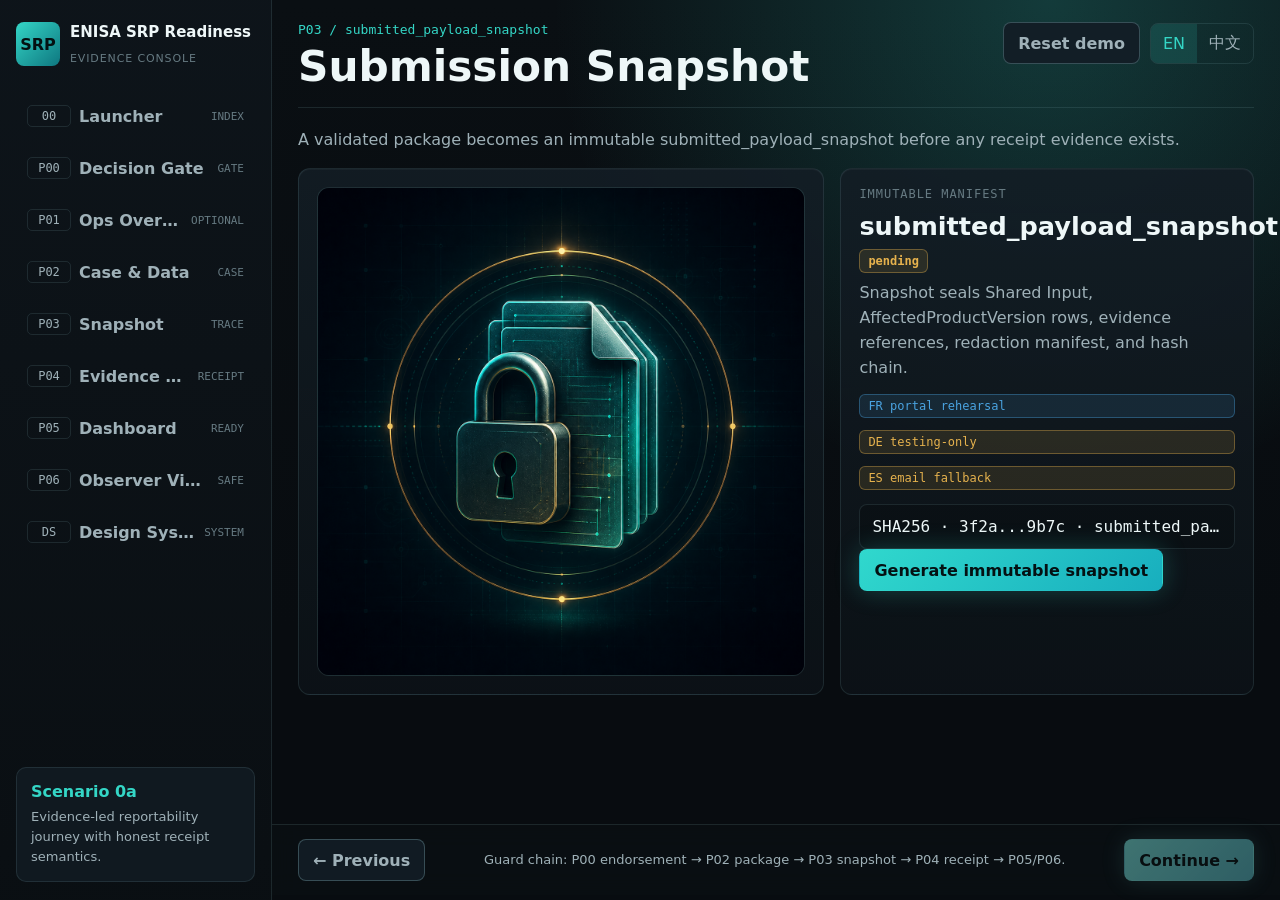
<file: submission-snapshot.html>
<!doctype html>
    <html lang="en" data-lang="en">
    <head>
      <meta charset="utf-8">
      <meta name="viewport" content="width=device-width, initial-scale=1">
      <title>Submission Snapshot · ENISA SRP Readiness</title>
      <link rel="stylesheet" href="css/tokens.css">
      <link rel="stylesheet" href="css/layout.css">
      <link rel="stylesheet" href="css/components.css">
      <link rel="stylesheet" href="css/screens.css">
    </head>
    <body data-page="p03">
      <aside class="rail">
        <a class="brand" href="index.html"><span>SRP</span><strong>ENISA SRP Readiness</strong><em>EVIDENCE CONSOLE</em></a>
        <nav aria-label="Journey"><a class="rail-link" href="index.html"><span>00</span><b>Launcher</b><em>INDEX</em></a>
<a class="rail-link" href="p00-decision-gate.html"><span>P00</span><b>Decision Gate</b><em>GATE</em></a>
<a class="rail-link" href="workbench.html"><span>P01</span><b>Ops Overview</b><em>OPTIONAL</em></a>
<a class="rail-link" href="case-sharetable.html"><span>P02</span><b>Case & Data</b><em>CASE</em></a>
<a class="rail-link" href="submission-snapshot.html"><span>P03</span><b>Snapshot</b><em>TRACE</em></a>
<a class="rail-link" href="evidence-receipt.html"><span>P04</span><b>Evidence Receipt</b><em>RECEIPT</em></a>
<a class="rail-link" href="readiness-dashboard.html"><span>P05</span><b>Dashboard</b><em>READY</em></a>
<a class="rail-link" href="demo-observer.html"><span>P06</span><b>Observer View</b><em>SAFE</em></a>
<a class="rail-link" href="design-system.html"><span>DS</span><b>Design System</b><em>SYSTEM</em></a></nav>
        <section class="rail-card">
          <strong>Scenario 0a</strong>
          <p><span class="en">Evidence-led reportability journey with honest receipt semantics.</span><span class="cn">证据驱动的报送触发旅程，并保留诚实回执语义。</span></p>
        </section>
      </aside>
      <main class="app">
        <header class="topbar">
          <div>
            <p class="crumb">P03 / submitted_payload_snapshot</p>
            <h1><span class="en">Submission Snapshot</span><span class="cn">提交快照</span></h1>
          </div>
          <div class="top-actions">
            <button class="btn ghost" type="button" data-reset-demo>Reset demo</button>
            <div class="segmented" aria-label="Language">
              <button type="button" data-lang-target="en">EN</button>
              <button type="button" data-lang-target="cn">中文</button>
            </div>
          </div>
        </header>
        <p class="page-note">A validated package becomes an immutable submitted_payload_snapshot before any receipt evidence exists.</p>
<section class="grid two">
  <div class="panel"><div class="artifact-frame square-art"><img src="assets/snapshot-lock.png" alt="Generated bitmap of immutable snapshot lock"></div></div>
  <div class="panel"><div class="panel-label">Immutable manifest</div><h2>submitted_payload_snapshot <span data-snapshot-status class="pill warn">pending</span></h2><p>Snapshot seals Shared Input, AffectedProductVersion rows, evidence references, redaction manifest, and hash chain.</p><div class="route-grid snapshot-route"><span class="pill info">FR portal rehearsal</span><span class="pill warn">DE testing-only</span><span class="pill warn">ES email fallback</span></div><div class="hash-strip">SHA256 · 3f2a...9b7c · submitted_payload_snapshot · immutable</div><button class="btn primary" data-generate-snapshot type="button">Generate immutable snapshot</button></div>
</section>

      </main>
      <footer class="journey-footer">
        <a class="btn ghost" href="case-sharetable.html">← Previous</a>
        <p data-footer-message><span class="en">Guard chain: P00 endorsement → P02 package → P03 snapshot → P04 receipt → P05/P06.</span><span class="cn">守卫链：P00 背书 → P02 报送包 → P03 快照 → P04 回执 → P05/P06。</span></p>
        <a class="btn primary" href="evidence-receipt.html" data-requires="snapshot">Continue →</a>
      </footer>
      <div class="toast" data-toast role="status" aria-live="polite"></div>
      <script src="js/app-state.js"></script>
      <script src="js/interactions.js"></script>
    </body>
    </html>
</file>
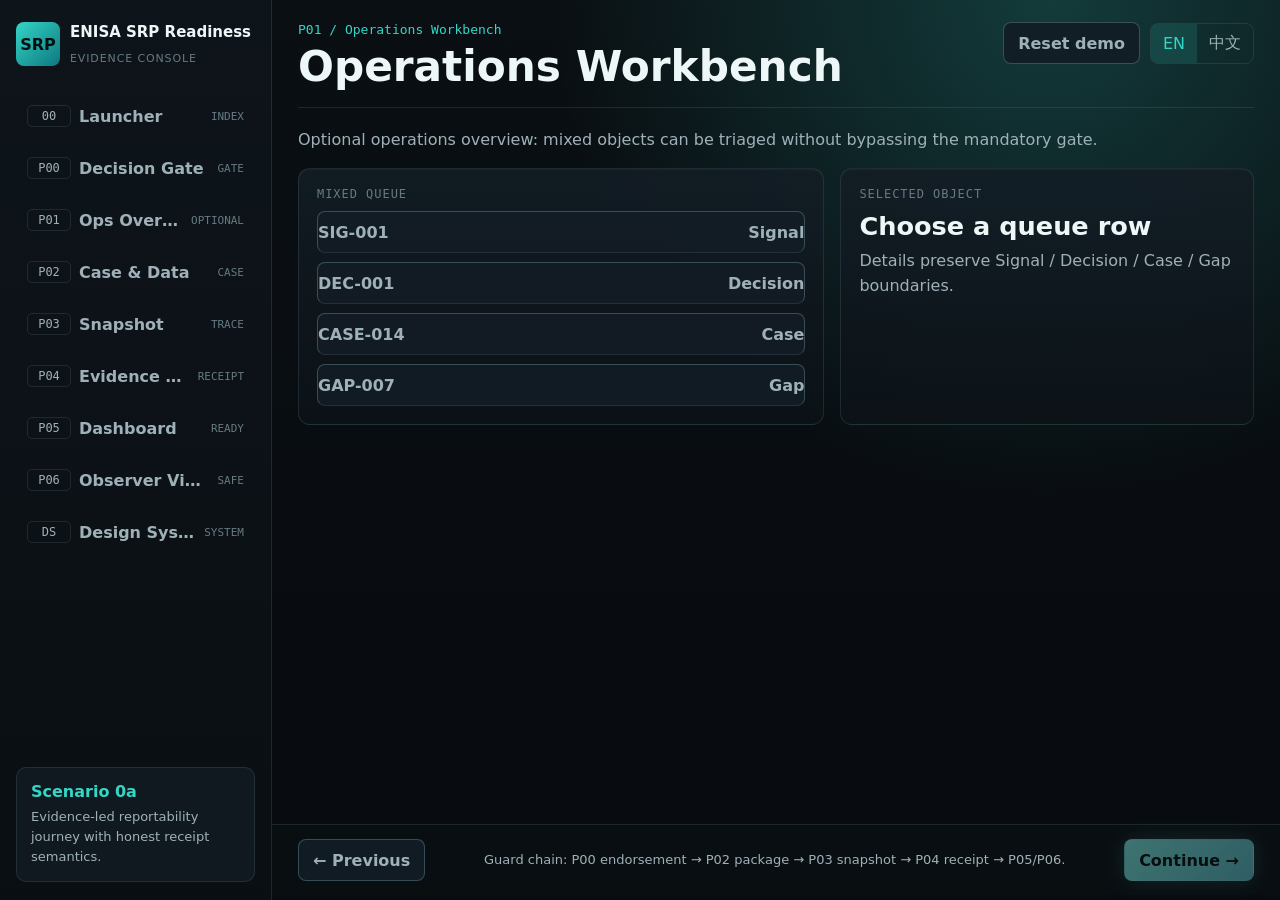
<file: workbench.html>
<!doctype html>
    <html lang="en" data-lang="en">
    <head>
      <meta charset="utf-8">
      <meta name="viewport" content="width=device-width, initial-scale=1">
      <title>Operations Workbench · ENISA SRP Readiness</title>
      <link rel="stylesheet" href="css/tokens.css">
      <link rel="stylesheet" href="css/layout.css">
      <link rel="stylesheet" href="css/components.css">
      <link rel="stylesheet" href="css/screens.css">
    </head>
    <body data-page="p01">
      <aside class="rail">
        <a class="brand" href="index.html"><span>SRP</span><strong>ENISA SRP Readiness</strong><em>EVIDENCE CONSOLE</em></a>
        <nav aria-label="Journey"><a class="rail-link" href="index.html"><span>00</span><b>Launcher</b><em>INDEX</em></a>
<a class="rail-link" href="p00-decision-gate.html"><span>P00</span><b>Decision Gate</b><em>GATE</em></a>
<a class="rail-link" href="workbench.html"><span>P01</span><b>Ops Overview</b><em>OPTIONAL</em></a>
<a class="rail-link" href="case-sharetable.html"><span>P02</span><b>Case & Data</b><em>CASE</em></a>
<a class="rail-link" href="submission-snapshot.html"><span>P03</span><b>Snapshot</b><em>TRACE</em></a>
<a class="rail-link" href="evidence-receipt.html"><span>P04</span><b>Evidence Receipt</b><em>RECEIPT</em></a>
<a class="rail-link" href="readiness-dashboard.html"><span>P05</span><b>Dashboard</b><em>READY</em></a>
<a class="rail-link" href="demo-observer.html"><span>P06</span><b>Observer View</b><em>SAFE</em></a>
<a class="rail-link" href="design-system.html"><span>DS</span><b>Design System</b><em>SYSTEM</em></a></nav>
        <section class="rail-card">
          <strong>Scenario 0a</strong>
          <p><span class="en">Evidence-led reportability journey with honest receipt semantics.</span><span class="cn">证据驱动的报送触发旅程，并保留诚实回执语义。</span></p>
        </section>
      </aside>
      <main class="app">
        <header class="topbar">
          <div>
            <p class="crumb">P01 / Operations Workbench</p>
            <h1><span class="en">Operations Workbench</span><span class="cn">运行工作台</span></h1>
          </div>
          <div class="top-actions">
            <button class="btn ghost" type="button" data-reset-demo>Reset demo</button>
            <div class="segmented" aria-label="Language">
              <button type="button" data-lang-target="en">EN</button>
              <button type="button" data-lang-target="cn">中文</button>
            </div>
          </div>
        </header>
        <p class="page-note">Optional operations overview: mixed objects can be triaged without bypassing the mandatory gate.</p>
<section class="grid two">
  <div class="panel"><div class="panel-label">Mixed queue</div><div class="list">
    <button class="list-row btn ghost" data-row-id="SIG-001" data-kind="signal" data-detail="High-risk vulnerability signal, L2 evidence present."><span>SIG-001</span><span>Signal</span></button>
    <button class="list-row btn ghost" data-row-id="DEC-001" data-kind="decision" data-detail="ReportabilityDecision awaiting or carrying endorsement."><span>DEC-001</span><span>Decision</span></button>
    <button class="list-row btn ghost" data-row-id="CASE-014" data-kind="case" data-detail="ShareTable v2 package candidate with known gaps."><span>CASE-014</span><span>Case</span></button>
    <button class="list-row btn ghost" data-row-id="GAP-007" data-kind="gap" data-detail="UTC receipt timestamp limitation, retained honestly."><span>GAP-007</span><span>Gap</span></button>
  </div></div>
  <div class="panel" data-workbench-detail><div class="panel-label">Selected object</div><h2>Choose a queue row</h2><p>Details preserve Signal / Decision / Case / Gap boundaries.</p></div>
</section>

      </main>
      <footer class="journey-footer">
        <a class="btn ghost" href="p00-decision-gate.html">← Previous</a>
        <p data-footer-message><span class="en">Guard chain: P00 endorsement → P02 package → P03 snapshot → P04 receipt → P05/P06.</span><span class="cn">守卫链：P00 背书 → P02 报送包 → P03 快照 → P04 回执 → P05/P06。</span></p>
        <a class="btn primary" href="case-sharetable.html" data-requires="endorsement">Continue →</a>
      </footer>
      <div class="toast" data-toast role="status" aria-live="polite"></div>
      <script src="js/app-state.js"></script>
      <script src="js/interactions.js"></script>
    </body>
    </html>
</file>
<file: css/tokens.css>
@font-face{font-family:ConsoleSans;src:local("Avenir Next"),local("Helvetica Neue");font-display:swap}
:root{--bg-0:#0a0f13;--bg-1:#0e151b;--bg-2:#131d25;--bg-3:#18242d;--stroke:rgba(125,165,175,.16);--stroke-strong:rgba(130,175,185,.34);--accent:#34d6c6;--accent-dim:#1c857c;--ok:#3fcf8e;--warn:#e6b24d;--danger:#e8584e;--info:#4aa3e0;--gold:#c9a24b;--redact:#f05aa9;--text-hi:#eef7f8;--text-mid:#9fb1b8;--text-low:#667a82;--rail:272px;--mono:"SFMono-Regular","IBM Plex Mono","JetBrains Mono",ui-monospace,monospace;--sans:ConsoleSans,system-ui,sans-serif}
*{box-sizing:border-box}html{background:var(--bg-0);color:var(--text-hi);font-family:var(--sans);-webkit-text-size-adjust:100%}body{margin:0;min-height:100vh;overflow-x:hidden;background:radial-gradient(circle at 82% 0%,rgba(52,214,198,.22),transparent 36%),linear-gradient(180deg,#0a0f13,#080c10 70%)}body:before{content:"";position:fixed;inset:0;pointer-events:none;background-image:linear-gradient(rgba(52,214,198,.045) 1px,transparent 1px),linear-gradient(90deg,rgba(52,214,198,.045) 1px,transparent 1px);background-size:40px 40px;mask-image:radial-gradient(circle at 70% 20%,#000,transparent 76%);z-index:-1}
a{color:inherit;text-decoration:none}button{font:inherit;color:inherit}.cn{display:none}[data-lang=cn] .en{display:none}[data-lang=cn] .cn{display:inline}.mono,.pill,code,time{font-family:var(--mono)}h1,h2,h3,p{margin:0}h1{font-size:clamp(30px,3.3vw,50px);line-height:1.03;letter-spacing:0}h2{font-size:clamp(21px,2vw,30px);letter-spacing:0}p{color:var(--text-mid);line-height:1.55}img{max-width:100%;display:block}.accent{color:var(--accent)}:focus-visible{outline:2px solid var(--accent);outline-offset:3px}@media (prefers-reduced-motion:reduce){*,*:before,*:after{animation:none!important;transition:none!important}}
</file>
<file: css/layout.css>
.rail{position:fixed;inset:0 auto 0 0;width:var(--rail);padding:22px 16px;border-right:1px solid var(--stroke);background:linear-gradient(180deg,rgba(14,21,27,.96),rgba(10,15,19,.98));z-index:5}.brand{display:grid;grid-template-columns:44px minmax(0,1fr);gap:10px;align-items:center;margin-bottom:28px}.brand span{grid-row:1/3;display:grid;place-items:center;width:44px;height:44px;border-radius:8px;background:linear-gradient(135deg,var(--accent),#0e7780);color:#041011;font-weight:800}.brand strong{font-size:15px}.brand em{font-size:11px;color:var(--text-low);font-style:normal;letter-spacing:.08em}.rail nav{display:grid;gap:8px}.rail-link{display:grid;grid-template-columns:44px minmax(0,1fr) auto;align-items:center;gap:8px;padding:10px;border:1px solid transparent;border-radius:8px;color:var(--text-mid);min-width:0}.rail-link:hover,.rail-link[aria-current=true]{background:rgba(52,214,198,.08);border-color:var(--stroke-strong);color:var(--text-hi)}.rail-link span{font-family:var(--mono);font-size:12px;border:1px solid var(--stroke);border-radius:5px;padding:3px 0;text-align:center}.rail-link b{font-weight:550;min-width:0;overflow:hidden;text-overflow:ellipsis;white-space:nowrap}.rail-link em{font:11px var(--mono);font-style:normal;color:var(--text-low)}.rail-card{position:absolute;left:16px;right:16px;bottom:18px;border:1px solid var(--stroke);border-radius:10px;background:rgba(19,29,37,.78);padding:14px}.rail-card strong{color:var(--accent)}.rail-card p{font-size:13px;margin-top:6px}
.app{margin-left:var(--rail);min-height:calc(100vh - 76px);padding:22px 26px 26px;max-width:calc(100vw - var(--rail));overflow:hidden}.topbar{display:flex;justify-content:space-between;gap:20px;align-items:flex-start;padding-bottom:18px;border-bottom:1px solid var(--stroke);margin-bottom:20px}.crumb{font:13px var(--mono);color:var(--accent);margin-bottom:8px}.top-actions{display:flex;gap:10px;align-items:center}.segmented{display:flex;border:1px solid var(--stroke);border-radius:8px;overflow:hidden}.segmented button{border:0;background:transparent;color:var(--text-mid);padding:9px 12px}.segmented button.active{background:rgba(52,214,198,.14);color:var(--accent)}
.journey-footer{position:relative;margin-left:var(--rail);z-index:4;display:grid;grid-template-columns:auto minmax(0,1fr) auto;gap:16px;align-items:center;padding:14px 26px;border-top:1px solid var(--stroke);background:rgba(10,15,19,.94);backdrop-filter:blur(12px)}.journey-footer p{text-align:center;font-size:13px;min-width:0}.is-locked{opacity:.55;filter:saturate(.55)}.grid{display:grid;gap:16px}.grid.two{grid-template-columns:minmax(0,1.12fr) minmax(320px,.88fr)}.grid.three{grid-template-columns:repeat(3,minmax(0,1fr))}.grid.metrics{grid-template-columns:repeat(auto-fit,minmax(min(100%,160px),1fr))}
.hero{min-height:calc(100vh - 132px);display:grid;grid-template-columns:minmax(320px,560px) minmax(0,1fr);gap:28px;align-items:center;position:relative;overflow:hidden;border-radius:14px;padding:54px;border:1px solid var(--stroke);background:#071015}.hero-bg{position:absolute;inset:0;width:100%;height:100%;object-fit:cover;object-position:72% 38%;opacity:.84}.hero:after{content:"";position:absolute;inset:0;background:linear-gradient(90deg,rgba(8,12,16,.97),rgba(8,12,16,.62) 45%,rgba(8,12,16,.16));pointer-events:none}.hero-copy,.hero-panel,.hero-dossier{position:relative;z-index:1}.hero h1{font-size:clamp(44px,6.2vw,84px);max-width:650px}.hero p{font-size:18px;max-width:520px;margin:18px 0 26px}.hero-dossier{justify-self:end;max-width:min(42vw,470px);filter:drop-shadow(0 30px 70px rgba(0,0,0,.6))}
@media(max-width:1180px){.grid.two{grid-template-columns:1fr}.hero{grid-template-columns:1fr;padding:38px}.hero-dossier{justify-self:start;max-width:320px}.grid.metrics{grid-template-columns:repeat(3,minmax(0,1fr))}}
@media(max-width:800px){:root{--rail:0px}.rail{position:relative;width:100%;inset:auto;padding:12px;display:block;border-right:0;border-bottom:1px solid var(--stroke);overflow:hidden}.rail nav{grid-template-columns:repeat(2,minmax(0,1fr))}.rail-card{display:none}.brand{margin-bottom:12px}.rail-link{grid-template-columns:auto minmax(0,1fr);padding:9px 8px}.rail-link em{display:none}.app{margin-left:0;max-width:100vw;padding:16px 12px 22px;overflow:hidden}.topbar{flex-direction:column;min-width:0}.top-actions{max-width:100%;flex-wrap:wrap}.journey-footer{margin-left:0;grid-template-columns:1fr 1fr;gap:8px;padding:10px 12px;max-width:100vw;overflow:hidden}.journey-footer p{grid-column:1/-1;grid-row:1;text-align:left;font-size:12px}.journey-footer .btn{min-height:38px;padding:8px 10px}.grid.metrics,.grid.three{grid-template-columns:1fr}.hero{min-height:720px;padding:24px;max-width:100%;overflow:hidden}.hero:after{background:linear-gradient(180deg,rgba(8,12,16,.97),rgba(8,12,16,.72) 52%,rgba(8,12,16,.40))}.hero-bg{object-position:52% 42%}.hero h1{font-size:44px;overflow-wrap:anywhere}.hero-dossier{display:none}}
</file>
<file: css/components.css>
.panel{border:1px solid var(--stroke);border-radius:12px;background:linear-gradient(180deg,rgba(19,29,37,.9),rgba(12,18,23,.88));box-shadow:inset 0 1px rgba(255,255,255,.035);padding:18px;min-width:0}.panel.tight{padding:14px}.panel h2,.panel h3{margin-bottom:8px}.panel-label{font:12px var(--mono);letter-spacing:.08em;text-transform:uppercase;color:var(--text-low);margin-bottom:10px}.corner{position:relative}.corner:before,.corner:after{content:"";position:absolute;width:22px;height:22px;border-color:var(--accent);opacity:.52}.corner:before{left:10px;top:10px;border-left:1px solid;border-top:1px solid}.corner:after{right:10px;bottom:10px;border-right:1px solid;border-bottom:1px solid}.btn{display:inline-flex;align-items:center;justify-content:center;gap:8px;border-radius:8px;border:1px solid var(--stroke-strong);background:rgba(19,29,37,.92);color:var(--text-hi);padding:10px 14px;font-weight:650;min-height:42px}.btn.primary{background:linear-gradient(135deg,#30d8cd,#18aebe);color:#041113;border-color:transparent;box-shadow:0 0 24px rgba(52,214,198,.25)}.btn.ghost{color:var(--text-mid)}.btn:disabled{opacity:.48;cursor:not-allowed}.pill{display:inline-flex;align-items:center;gap:6px;border-radius:6px;border:1px solid var(--stroke);padding:4px 8px;font-size:12px;white-space:nowrap}.pill.ok{color:var(--ok);background:rgba(63,207,142,.11);border-color:rgba(63,207,142,.36)}.pill.warn{color:var(--warn);background:rgba(230,178,77,.12);border-color:rgba(230,178,77,.36)}.pill.danger{color:var(--danger);background:rgba(232,88,78,.12);border-color:rgba(232,88,78,.36)}.pill.info{color:var(--info);background:rgba(74,163,224,.12);border-color:rgba(74,163,224,.36)}.pill.redact{color:var(--redact);background:rgba(240,90,169,.12);border-color:rgba(240,90,169,.36)}
.artifact-frame{overflow:hidden;border:1px solid var(--stroke);border-radius:12px;background:radial-gradient(circle at 50% 35%,rgba(52,214,198,.12),rgba(10,15,19,.4));display:grid;place-items:center;min-height:220px}.artifact-frame img{width:100%;height:100%;object-fit:contain}.artifact-frame.cover img{object-fit:cover}.large-art{aspect-ratio:16/9}.square-art{aspect-ratio:1/1}.card-art{aspect-ratio:4/3}.metric{padding:14px;border:1px solid var(--stroke);border-radius:10px;background:rgba(12,18,23,.72);min-width:0}.metric b{display:block;font:12px var(--mono);text-transform:uppercase;color:var(--text-low);letter-spacing:.05em}.metric strong{display:block;font-size:32px;margin:6px 0}.metric small{color:var(--text-mid)}.spark{height:28px;margin-top:10px;background:linear-gradient(90deg,rgba(52,214,198,.3),rgba(52,214,198,.08));clip-path:polygon(0 78%,10% 66%,18% 72%,26% 44%,37% 60%,50% 32%,61% 56%,72% 28%,82% 46%,100% 24%,100% 100%,0 100%)}
.lane{display:grid;grid-template-columns:44px minmax(0,1fr) auto;gap:14px;align-items:center;border:1px solid var(--stroke);border-radius:10px;background:rgba(12,18,23,.66);padding:14px;margin-bottom:12px}.lane-icon{width:44px;height:44px;border-radius:10px;border:1px solid var(--stroke-strong);display:grid;place-items:center;color:var(--accent);background:rgba(52,214,198,.08)}.lane p{font-size:13px}.state-options{display:flex;gap:8px;flex-wrap:wrap}.state-options button{border:1px solid var(--stroke);background:rgba(12,18,23,.72);border-radius:8px;color:var(--text-mid);padding:9px 10px}.state-options button.active{border-color:var(--accent);color:var(--accent);background:rgba(52,214,198,.12)}.reliability{display:flex;gap:4px;flex-wrap:wrap}.reliability i{width:9px;height:9px;border-radius:50%;background:var(--accent);opacity:.35}.reliability i.on{opacity:1}
.callout{border:1px solid var(--stroke);border-left:3px solid var(--accent);border-radius:10px;padding:13px;background:rgba(12,18,23,.75);display:grid;gap:4px}.callout.ok{border-left-color:var(--ok)}.callout.warn{border-left-color:var(--warn)}.callout.danger{border-left-color:var(--danger)}.callout.info{border-left-color:var(--info)}.callout strong{color:var(--text-hi)}.callout span,.callout p{font-size:13px}.table-wrap{overflow-x:auto;border:1px solid var(--stroke);border-radius:10px;max-width:100%}.data-table{width:100%;border-collapse:collapse;min-width:760px}.data-table th,.data-table td{padding:11px 12px;border-bottom:1px solid var(--stroke);text-align:left}.data-table th{font:12px var(--mono);color:var(--text-low);text-transform:uppercase}.data-table td{color:var(--text-mid)}
.audit .event,.timeline .event{display:grid;grid-template-columns:150px minmax(0,1fr);gap:12px;padding:12px 0;border-bottom:1px solid var(--stroke)}.audit h3,.timeline h3{font-size:14px}.audit time,.timeline time{color:var(--text-low);font-size:12px}.redacted{display:inline-block;min-width:112px;height:1.2em;border-radius:4px;background:linear-gradient(90deg,#345,#18242d,#345);vertical-align:-.15em}.redacted.revealed{background:rgba(63,207,142,.12);color:var(--ok);padding:0 4px}.toast{position:fixed;right:22px;bottom:86px;z-index:9;max-width:min(360px,calc(100vw - 24px));padding:12px 14px;border:1px solid var(--stroke-strong);border-radius:10px;background:#101922;color:var(--text-hi);opacity:0;transform:translateY(8px);transition:.18s}.toast.show{opacity:1;transform:none}.guard-shake{animation:shake .32s}@keyframes shake{25%{transform:translateX(-5px)}50%{transform:translateX(5px)}75%{transform:translateX(-3px)}}.list{display:grid;gap:9px}.list-row{display:flex;justify-content:space-between;gap:12px;border-bottom:1px solid var(--stroke);padding:8px 0;color:var(--text-mid);min-width:0}.page-note{margin-bottom:16px;max-width:920px}.asset-strip{display:flex;gap:12px;flex-wrap:wrap}.asset-strip img{width:86px;height:86px;object-fit:cover;border-radius:10px;border:1px solid var(--stroke)}
@media(max-width:800px){.lane{grid-template-columns:36px minmax(0,1fr)}.lane .pill{grid-column:2;justify-self:start}.audit .event,.timeline .event{grid-template-columns:1fr}.artifact-frame{min-height:160px}.metric strong{font-size:28px}.data-table{min-width:680px}.toast{right:12px;bottom:124px}.list-row{align-items:flex-start;flex-wrap:wrap}}
</file>
<file: css/screens.css>
.trust-chips,.scenario-strip,.coverage-grid,.country-grid,.observer-columns,.include-exclude,.route-grid{display:grid;gap:12px}.trust-chips{grid-template-columns:repeat(4,minmax(0,1fr));margin-top:22px}.scenario-strip{grid-template-columns:repeat(7,minmax(0,1fr));margin-top:16px}.scenario-card{border:1px solid var(--stroke);border-radius:9px;background:rgba(12,18,23,.72);padding:12px;min-width:0}.scenario-card b{display:block;font:12px var(--mono);color:var(--accent);margin-bottom:4px}.scenario-card span{font-size:12px;color:var(--text-mid)}.hero-panel{align-self:end}.dossier-caption{margin-top:10px;text-align:center;font:12px var(--mono);color:var(--gold)}
.validation-grid{display:grid;gap:10px;margin-top:12px}.ack-row{display:flex;gap:10px;align-items:center;justify-content:space-between}.country-grid{grid-template-columns:repeat(5,minmax(0,1fr));margin:12px 0}.country-chip{border:1px solid var(--stroke);border-radius:8px;padding:10px;background:rgba(12,18,23,.65);min-width:0}.country-chip b{display:block}.country-chip span{font-size:12px;color:var(--text-mid)}
.snapshot-route,.receipt-banner{margin:14px 0}.hash-strip{font-family:var(--mono);overflow:hidden;text-overflow:ellipsis;white-space:nowrap;border:1px solid var(--stroke);border-radius:8px;padding:12px;background:rgba(0,0,0,.18)}.coverage-grid{grid-template-columns:repeat(auto-fit,minmax(138px,1fr));margin-top:16px}.coverage-card{border:1px solid var(--stroke);border-radius:10px;padding:12px;background:rgba(12,18,23,.7)}.coverage-card strong{display:block}.coverage-card small{color:var(--text-mid)}.dashboard-main{display:grid;grid-template-columns:minmax(280px,.9fr) minmax(0,1.1fr);gap:16px;margin-top:16px}.gauge{height:180px;border-radius:12px;border:1px solid var(--stroke);display:grid;place-items:center;background:conic-gradient(from -90deg,var(--accent) 0 61%,rgba(255,255,255,.08) 61%);position:relative}.gauge:after{content:"";position:absolute;inset:30px;border-radius:50%;background:var(--bg-1)}.gauge strong{position:relative;z-index:1;font-size:34px}.observer-columns{grid-template-columns:minmax(220px,.9fr) minmax(280px,1.1fr) minmax(260px,1fr)}.zone{min-width:0}.zone-title{display:flex;justify-content:space-between;gap:8px;align-items:center;margin-bottom:10px}.include-exclude{grid-template-columns:1fr 1fr}.manifest-row{display:grid;grid-template-columns:1fr auto;gap:12px;align-items:center;margin-top:14px}.swatches{display:grid;grid-template-columns:repeat(auto-fit,minmax(110px,1fr));gap:10px}.swatch{border:1px solid var(--stroke);border-radius:9px;padding:10px}.swatch i{display:block;height:34px;border-radius:6px;margin-bottom:8px}.component-row{display:flex;gap:10px;flex-wrap:wrap;align-items:center}
@media(max-width:1180px){.scenario-strip{grid-template-columns:repeat(4,minmax(0,1fr))}.trust-chips{grid-template-columns:repeat(2,minmax(0,1fr))}.dashboard-main,.observer-columns{grid-template-columns:1fr}.observer-columns .artifact-frame{order:-1}}
@media(max-width:800px){.scenario-strip,.trust-chips,.country-grid,.include-exclude{grid-template-columns:1fr}.scenario-card{padding:10px}.dashboard-main{grid-template-columns:1fr}.gauge{height:150px}.observer-columns{grid-template-columns:1fr}.manifest-row{grid-template-columns:1fr}.coverage-grid{grid-template-columns:repeat(2,minmax(0,1fr))}}
@media(max-width:430px){.coverage-grid{grid-template-columns:1fr}.country-chip{padding:9px}.hero p{font-size:16px}.scenario-strip{display:none}}
</file>
